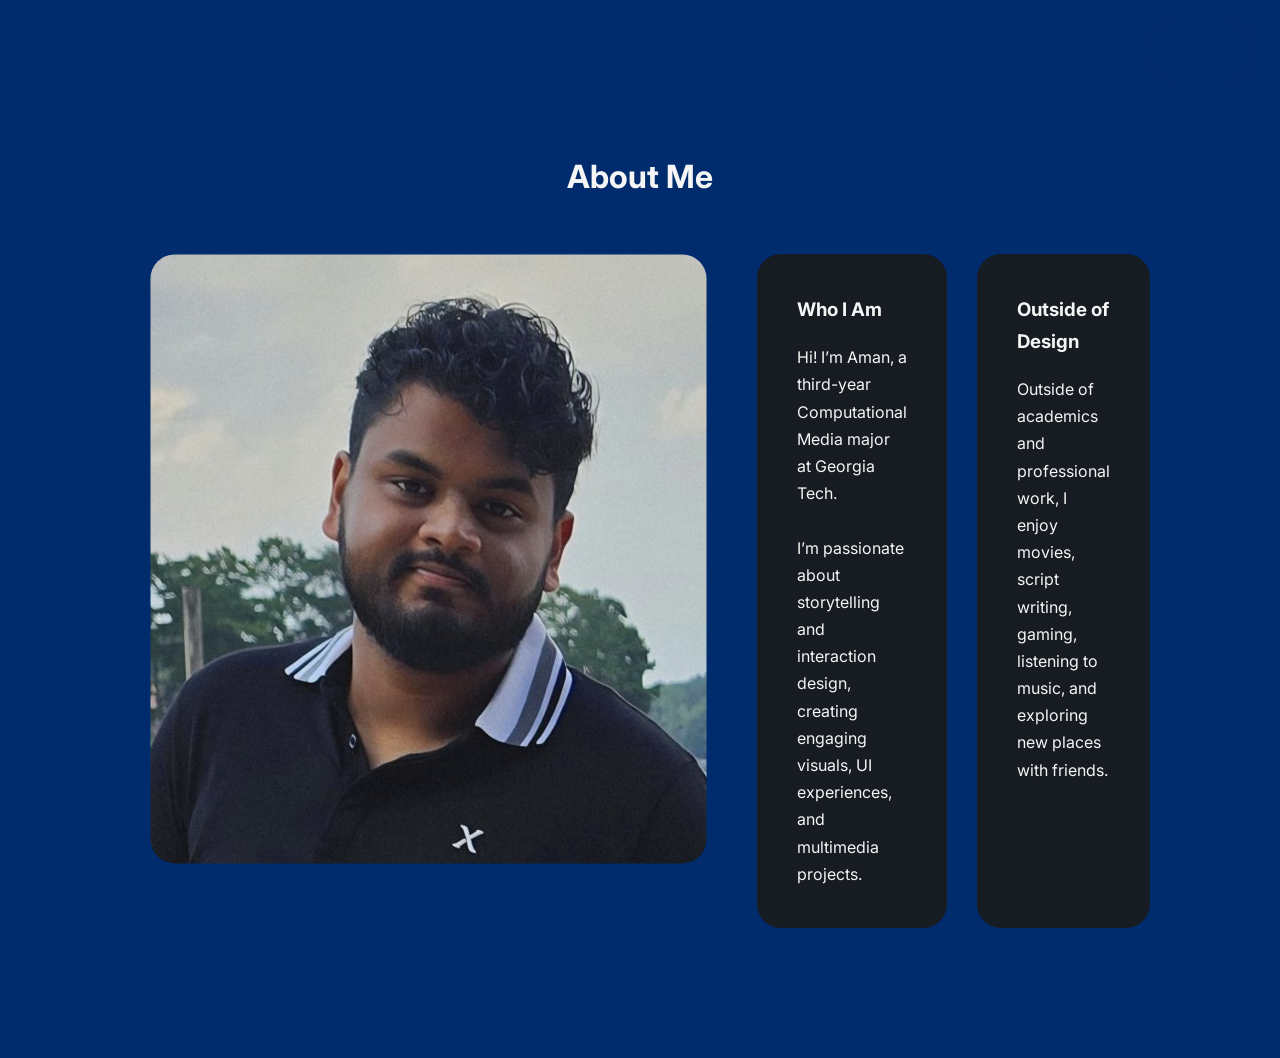
<file: about.html>
<!DOCTYPE html>
<html lang="en">
<head>
  <meta charset="UTF-8">
  <meta name="viewport" content="width=device-width, initial-scale=1.0">
  <title>About | Aman Das</title>

  <link rel="stylesheet" href="style.css">

  <link rel="preconnect" href="https://fonts.googleapis.com">
  <link rel="preconnect" href="https://fonts.gstatic.com" crossorigin>

  <link href="https://fonts.googleapis.com/css2?family=Inter:wght@300;400;500;600;700&display=swap" rel="stylesheet">
</head>

<body>

<a href="index.html" class="home-btn">Home</a>

<nav>

  <div class="logo">Aman Das</div>

  <div class="nav-links">
    <a href="index.html">Home</a>
    <a href="about.html">About</a>
    <a href="projects.html">Projects</a>
    <a href="contact.html">Contact</a>
  </div>

</nav>

<section class="page-section">

  <h1 class="section-title">
    About Me
  </h1>

  <div class="about-container">

    <img src="images/about.jpg" alt="About Me" class="about-image">

    <div class="about-grid">

    <div class="about-card">

      <h3>Who I Am</h3>

      <p>
        Hi! I’m Aman, a third-year Computational Media major at
        Georgia Tech.
        <br><br>
        I’m passionate about storytelling and interaction design,
        creating engaging visuals, UI experiences, and multimedia
        projects.
      </p>

    </div>

    <div class="about-card">

      <h3>Outside of Design</h3>

      <p>
        Outside of academics and professional work, I enjoy movies,
        script writing, gaming, listening to music, and exploring
        new places with friends.
      </p>

    </div>

    </div>

  </div>

</section>

</body>
</html>
</file>
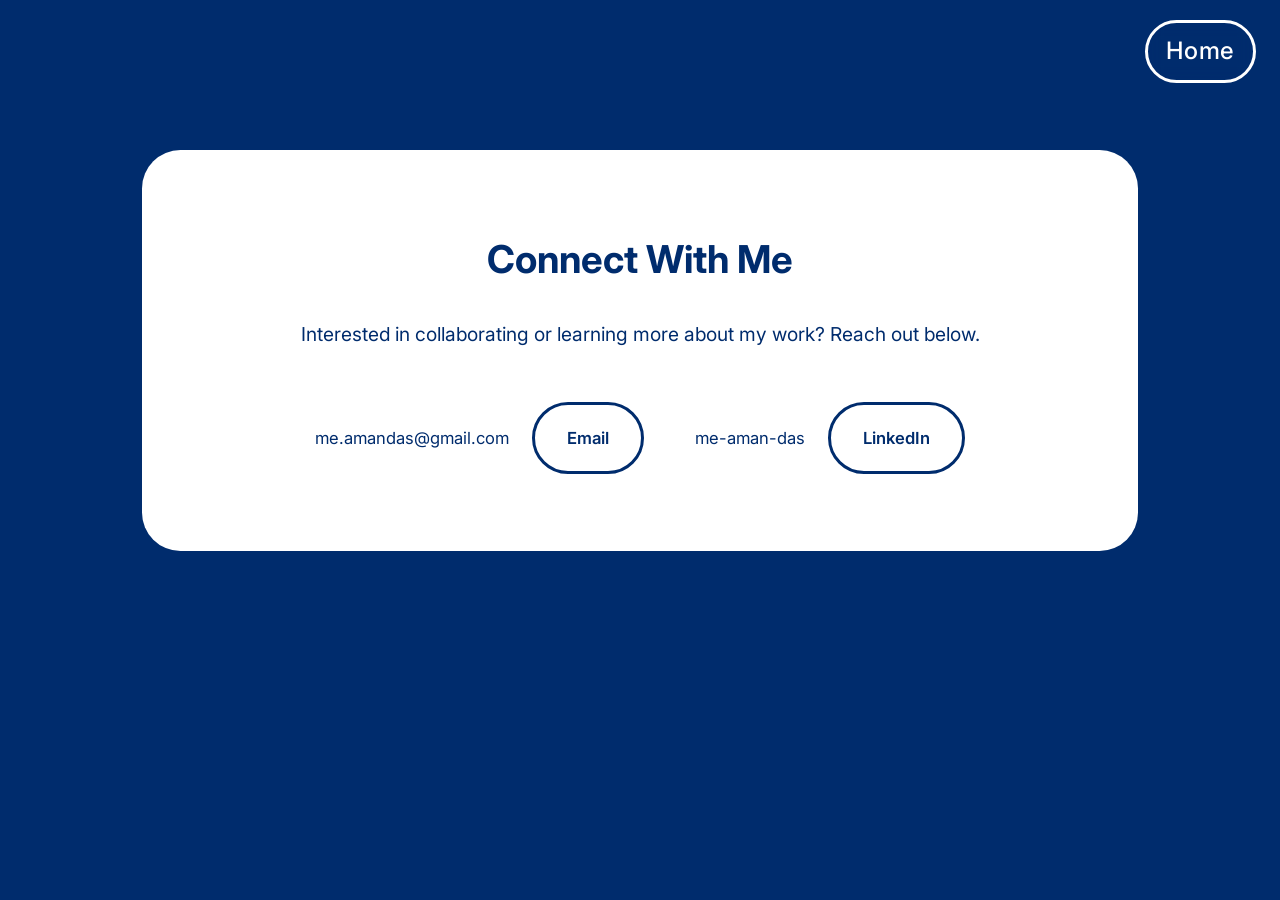
<file: contact.html>
<!DOCTYPE html>
<html lang="en">
<head>
  <meta charset="UTF-8">
  <meta name="viewport" content="width=device-width, initial-scale=1.0">
  <title>Contact | Aman Das</title>

  <link rel="stylesheet" href="style.css">

  <link rel="preconnect" href="https://fonts.googleapis.com">
  <link rel="preconnect" href="https://fonts.gstatic.com" crossorigin>

  <link href="https://fonts.googleapis.com/css2?family=Inter:wght@300;400;500;600;700&display=swap" rel="stylesheet">
</head>

<body class="contact-page">

<a href="index.html" class="home-btn home-btn-light">Home</a>

<nav>

  <div class="logo">Aman Das</div>

  <div class="nav-links">
    <a href="index.html">Home</a>
    <a href="projects.html">Projects</a>
    <a href="contact.html">Contact</a>
  </div>

</nav>

<section class="page-section">

  <div class="contact-box">

    <h1>Connect With Me</h1>

    <p>
      Interested in collaborating or learning more about my work?
      Reach out below.
    </p>

    <div class="contact-links">

      <div class="contact-item">
        <span class="contact-text">me.amandas@gmail.com</span>
        <a href="mailto:me.amandas@gmail.com" class="btn btn-secondary">
          Email
        </a>
      </div>

      <div class="contact-item">
        <span class="contact-text">me-aman-das</span>
        <a href="https://www.linkedin.com/in/me-aman-das/" target="_blank" class="btn btn-secondary">
          LinkedIn
        </a>
      </div>

    </div>

  </div>

</section>

</body>
</html>
</file>
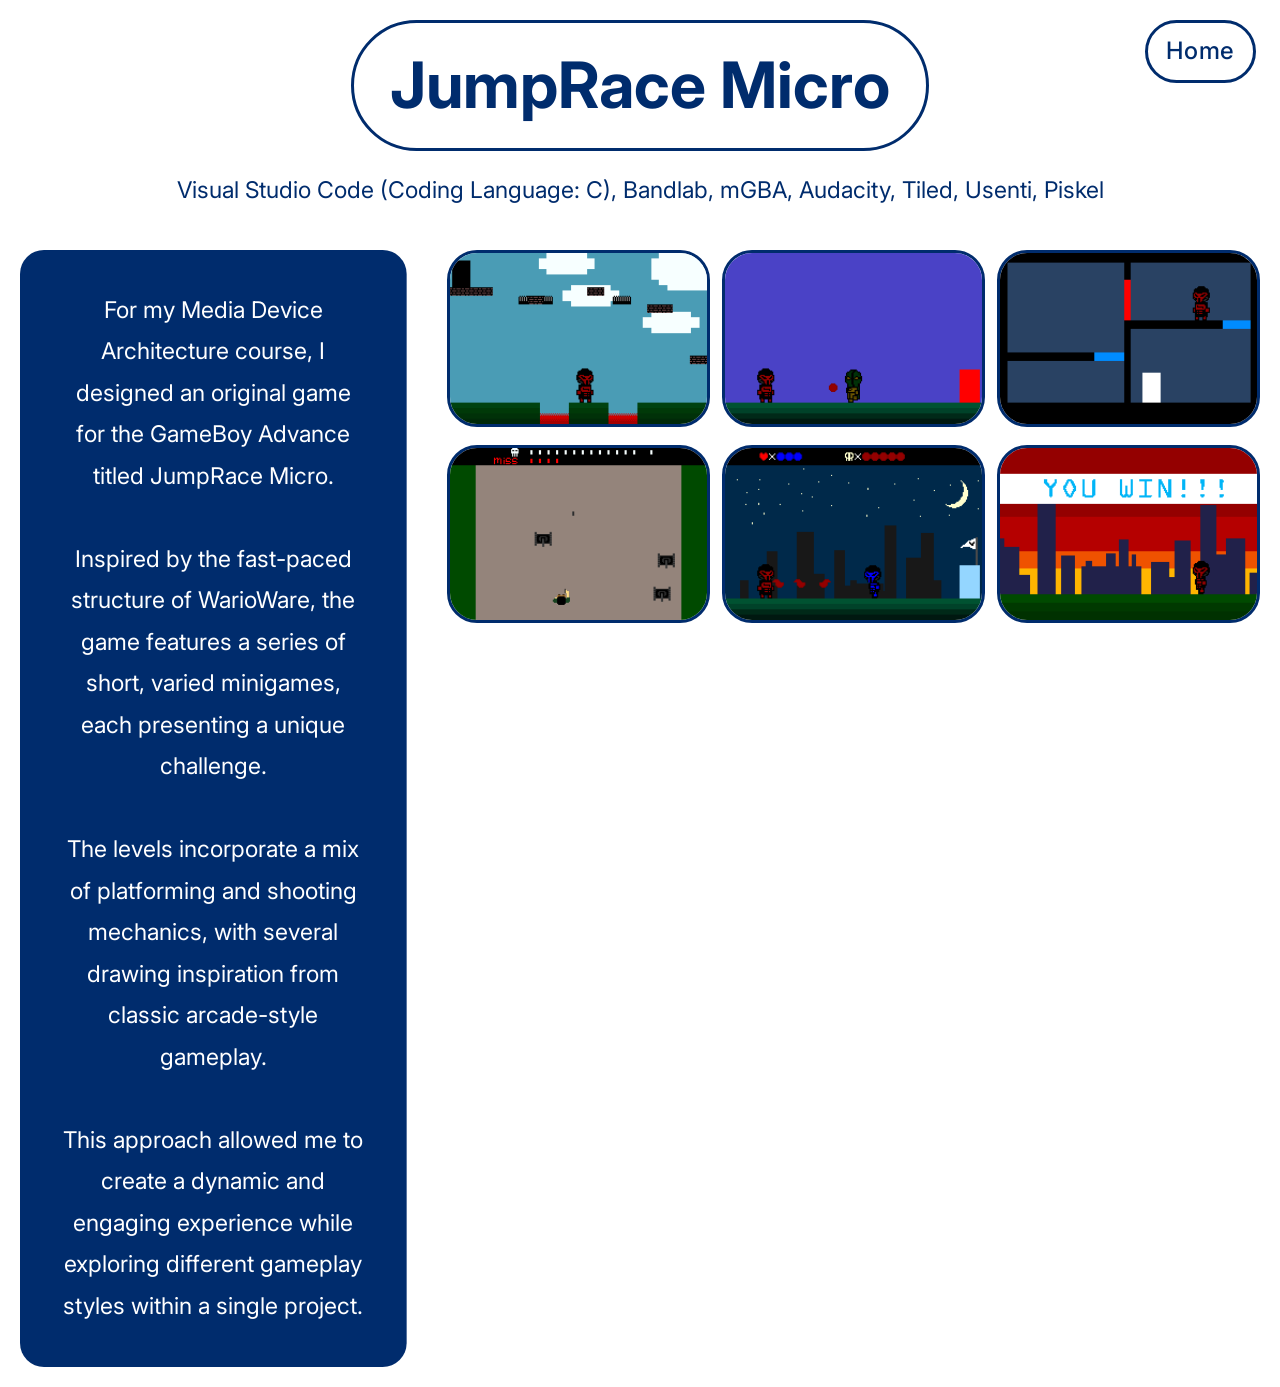
<file: jrm.html>
<!DOCTYPE html>
<html lang="en">
<head>
    <meta charset="UTF-8" />
    <meta name="viewport" content="width=device-width, initial-scale=1.0" />
    <title>JumpRace Micro | Aman Das</title>

    <link rel="stylesheet" href="style.css">

    <link rel="preconnect" href="https://fonts.googleapis.com">
    <link rel="preconnect" href="https://fonts.gstatic.com" crossorigin>

    <link href="https://fonts.googleapis.com/css2?family=Inter:wght@300;400;500;600;700&display=swap" rel="stylesheet">
</head>

<body>

<a href="index.html" class="home-btn">Home</a>

<nav>

    <div class="logo">Aman Das</div>

    <div class="nav-links">
        <a href="index.html">Home</a>
        <a href="projects.html">Projects</a>
        <a href="contact.html">Contact</a>
    </div>

</nav>

<section class="project-detail-header visual-design-page ui-design-page">
    <a href="https://github.com/AmanDas2005/JumpRace-Micro/releases/tag/CS2261" target="_blank" class="project-title jrm-title-btn">JumpRace Micro</a>
    <p class="project-tools">Visual Studio Code (Coding Language: C), Bandlab, mGBA, Audacity, Tiled, Usenti, Piskel</p>
</section>

<section class="design-intro-section">
    <div class="design-intro-box">
        <p>For my Media Device Architecture course, I designed an original game for the GameBoy Advance titled JumpRace Micro.
            <br><br>
            Inspired by the fast-paced structure of WarioWare, the game features a series of short, varied minigames, each presenting a unique challenge.
            <br><br>
            The levels incorporate a mix of platforming and shooting mechanics, with several drawing inspiration from classic arcade-style gameplay.
            <br><br>
            This approach allowed me to create a dynamic and engaging experience while exploring different gameplay styles within a single project.</p>
    </div>
    <div class="design-image-grid vd-grid jrm-grid">
        <div class="vd-col">
            <div class="design-img-cell"><img src="images/JRM/JRM1.png" alt="JumpRace Micro Screenshot 1"></div>
            <div class="design-img-cell"><img src="images/JRM/JRM4.png" alt="JumpRace Micro Screenshot 4"></div>
        </div>
        <div class="vd-col">
            <div class="design-img-cell"><img src="images/JRM/JRM2.png" alt="JumpRace Micro Screenshot 2"></div>
            <div class="design-img-cell"><img src="images/JRM/JRM5.png" alt="JumpRace Micro Screenshot 5"></div>
        </div>
        <div class="vd-col">
            <div class="design-img-cell"><img src="images/JRM/JRM3.png" alt="JumpRace Micro Screenshot 3"></div>
            <div class="design-img-cell"><img src="images/JRM/JRM6.png" alt="JumpRace Micro Screenshot 6"></div>
        </div>
    </div>
</section>

</body>
</html>
</file>
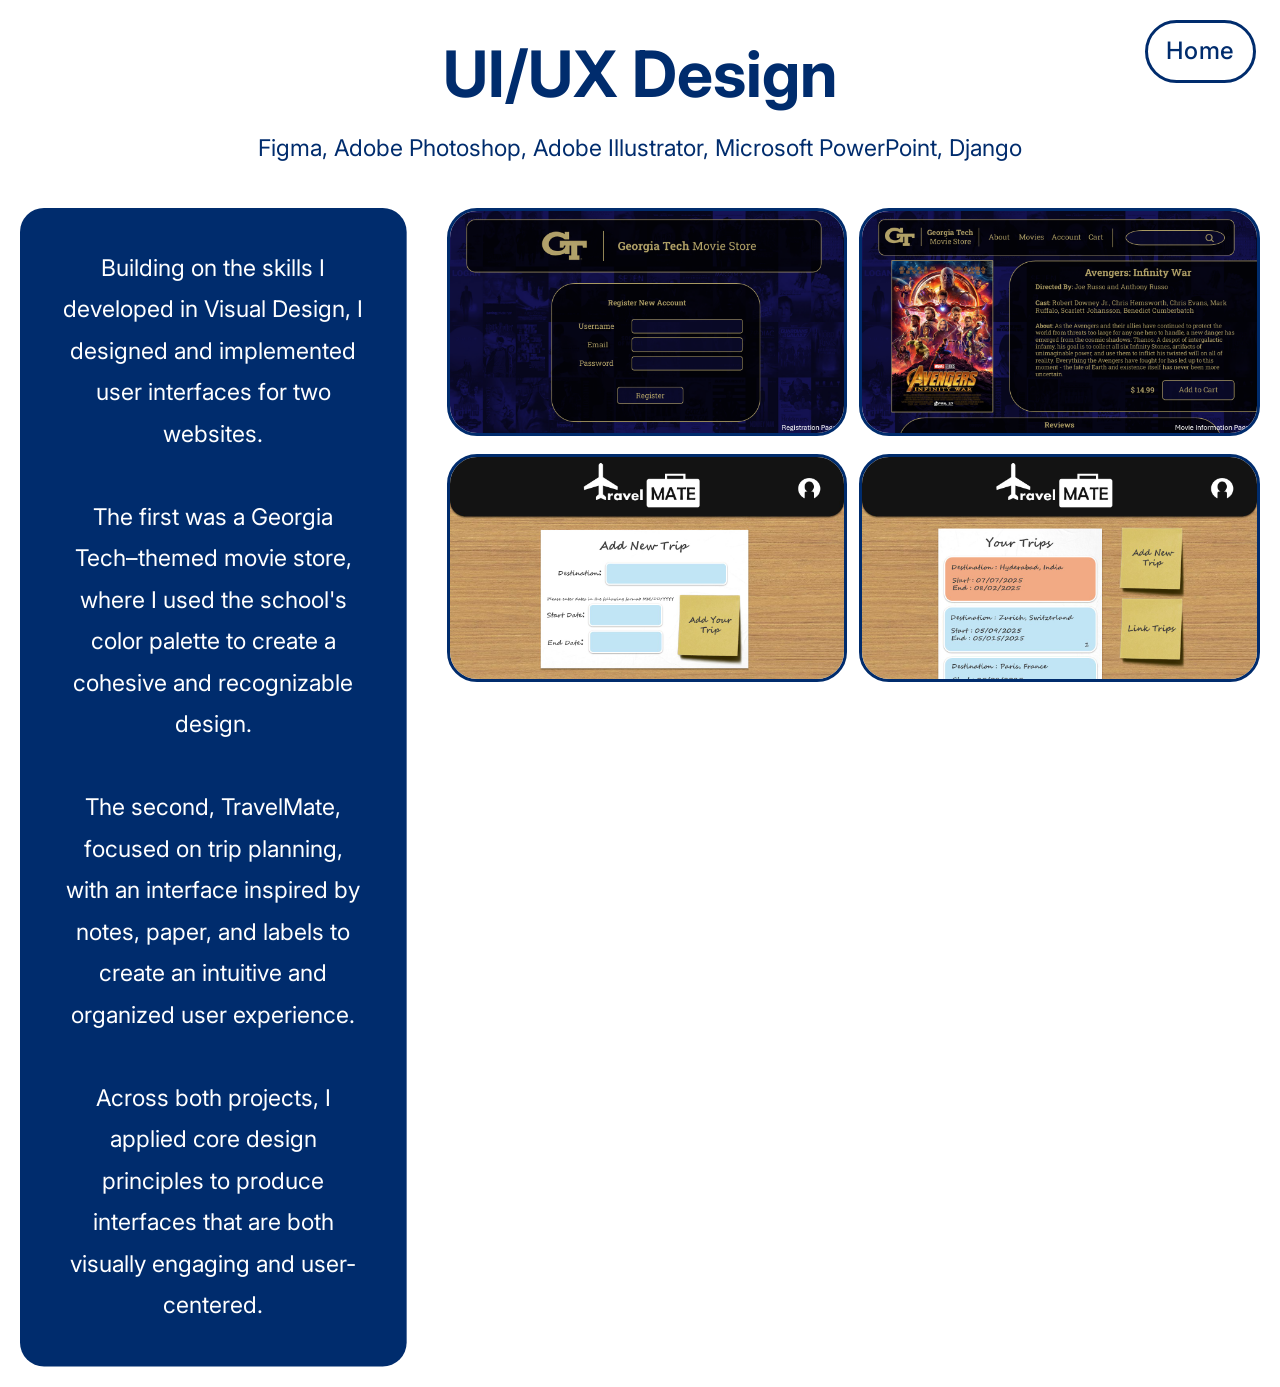
<file: ui.html>
<!DOCTYPE html>
<html lang="en">
<head>
    <meta charset="UTF-8" />
    <meta name="viewport" content="width=device-width, initial-scale=1.0" />
    <title>UI/UX Design | Aman Das</title>

    <link rel="stylesheet" href="style.css">

    <link rel="preconnect" href="https://fonts.googleapis.com">
    <link rel="preconnect" href="https://fonts.gstatic.com" crossorigin>

    <link href="https://fonts.googleapis.com/css2?family=Inter:wght@300;400;500;600;700&display=swap" rel="stylesheet">
</head>

<body>

<a href="index.html" class="home-btn">Home</a>

<nav>

    <div class="logo">Aman Das</div>

    <div class="nav-links">
        <a href="index.html">Home</a>
        <a href="projects.html">Projects</a>
        <a href="contact.html">Contact</a>
    </div>

</nav>

<section class="project-detail-header visual-design-page ui-design-page">
    <h1 class="project-title">UI/UX Design</h1>
    <p class="project-tools">Figma, Adobe Photoshop, Adobe Illustrator, Microsoft PowerPoint, Django</p>
</section>

<section class="design-intro-section">
    <div class="design-intro-box">
        <p>Building on the skills I developed in Visual Design, I designed and implemented user interfaces for two websites. 
            <br><br>
            The first was a Georgia Tech–themed movie store, where I used the school's color palette to create a cohesive and recognizable design. 
            <br><br>
            The second, TravelMate, focused on trip planning, with an interface inspired by notes, paper, and labels to create an intuitive and organized user experience. 
            <br><br>
            Across both projects, I applied core design principles to produce interfaces that are both visually engaging and user-centered.</p>
    </div>
    <div class="design-image-grid vd-grid">
        <div class="vd-col">
            <div class="design-img-cell"><img src="images/ui/UI1.PNG" alt="UI Design Work 1"></div>
            <div class="design-img-cell"><img src="images/ui/UI3.JPG" alt="UI Design Work 3"></div>
        </div>
        <div class="vd-col">
            <div class="design-img-cell"><img src="images/ui/UI2.PNG" alt="UI Design Work 2"></div>
            <div class="design-img-cell"><img src="images/ui/UI4.JPG" alt="UI Design Work 4"></div>
        </div>
    </div>
</section>

</body>
</html>
</file>
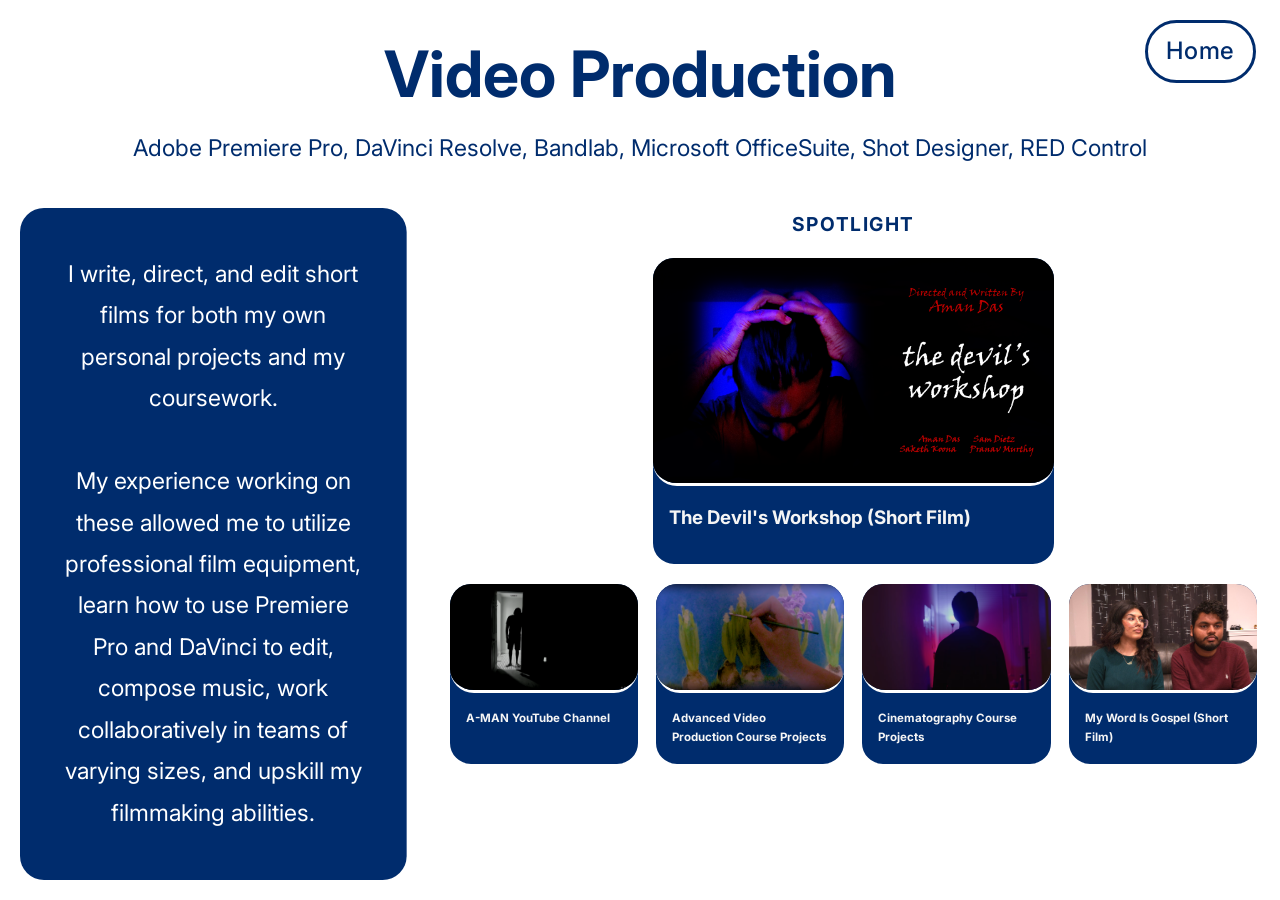
<file: vp.html>
<!DOCTYPE html>
<html lang="en">
<head>
    <meta charset="UTF-8" />
    <meta name="viewport" content="width=device-width, initial-scale=1.0" />
    <title>Video Production | Aman Das</title>

    <link rel="stylesheet" href="style.css">

    <link rel="preconnect" href="https://fonts.googleapis.com">
    <link rel="preconnect" href="https://fonts.gstatic.com" crossorigin>

    <link href="https://fonts.googleapis.com/css2?family=Inter:wght@300;400;500;600;700&display=swap" rel="stylesheet">
</head>

<body>

<a href="index.html" class="home-btn">Home</a>

<nav>

    <div class="logo">Aman Das</div>

    <div class="nav-links">
        <a href="index.html">Home</a>
        <a href="projects.html">Projects</a>
        <a href="contact.html">Contact</a>
    </div>

</nav>

<section class="project-detail-header visual-design-page ui-design-page">
    <h1 class="project-title">Video Production</h1>
    <p class="project-tools">Adobe Premiere Pro, DaVinci Resolve, Bandlab, Microsoft OfficeSuite, Shot Designer, RED Control</p>
</section>

<section class="design-intro-section">
    <div class="design-intro-box">
        <p>I write, direct, and edit short films for both my own personal projects and my coursework.
            <br><br>
            My experience working on these allowed me to utilize professional film equipment, learn how to use Premiere Pro and DaVinci to edit, compose music, work collaboratively in teams of varying sizes, and upskill my filmmaking abilities.</p>
    </div>
    <div class="vp-cards-grid">
        <div class="vp-spotlight-label">Spotlight</div>
        <a class="project-card vp-featured-card" href="https://youtu.be/cnIjmzYdTAk?si=zqCjAXCv3_1zJBDy" target="_blank">
            <div class="project-image">
                <img src="images/vp/vp1.png" alt="The Devil's Workshop">
            </div>
            <div class="project-content">
                <h3>The Devil's Workshop (Short Film)</h3>
            </div>
        </a>
        <div class="vp-small-cards">
            <a class="project-card" href="https://youtube.com/@i7_a-man?si=el-d9Um4bAclST9q" target="_blank">
                <div class="project-image">
                    <img src="images/vp/vp2.png" alt="A-MAN YouTube Channel">
                </div>
                <div class="project-content">
                    <h3>A-MAN YouTube Channel</h3>
                </div>
            </a>
            <a class="project-card" href="https://youtube.com/playlist?list=PLWMFZug8LNmerOMfJWeDjV-qhkrpGN4bR&si=obsOkuoRsLB8XvJa" target="_blank">
                <div class="project-image">
                    <img src="images/vp/vp5.png" alt="Advanced Video Production Course">
                </div>
                <div class="project-content">
                    <h3>Advanced Video Production Course Projects</h3>
                </div>
            </a>
            <a class="project-card" href="https://youtube.com/playlist?list=PLWMFZug8LNmciS1uDkTs3irYZ2Wc1jLIp&si=mQzn822MSi8VfTh-" target="_blank">
                <div class="project-image">
                    <img src="images/vp/vp4.png" alt="Cinematography Course">
                </div>
                <div class="project-content">
                    <h3>Cinematography Course Projects</h3>
                </div>
            </a>
            <a class="project-card" href="https://youtu.be/mR8-nEoZaAM?si=dZqKFnu17FBydxpX" target="_blank">
                <div class="project-image">
                    <img src="images/vp/vp3.jpg" alt="My Word Is Gospel">
                </div>
                <div class="project-content">
                    <h3>My Word Is Gospel (Short Film)</h3>
                </div>
            </a>
        </div>
    </div>
</section>

</body>
</html>
</file>
<file: style.css>
* {
    margin: 0;
    padding: 0;
    box-sizing: border-box;
}

body {
    font-family: 'Inter', sans-serif;
    background:  #002c6d;
    color: #f5f5f5;
    line-height: 1.7;
}

a {
    text-decoration: none;
    color: inherit;
}

img {
    width: 100%;
    display: block;
}

/* NAV */

nav {
    display: none;
}

/* HOME BUTTON */

.home-btn {
    position: fixed;
    top: 20px;
    right: 24px;
    z-index: 1000;
    color: #002c6d;
    border: 3px solid #002c6d;
    padding: 8px 18px;
    border-radius: 999px;
    font-family: 'Inter', sans-serif;
    font-size: 1.5rem;
    font-weight: 500;
    letter-spacing: 0.03em;
    backdrop-filter: blur(8px);
    transition: background 0.2s, color 0.2s, border-color 0.2s, transform 0.2s;
    cursor: pointer;
}

.home-btn:hover {
    background: #002c6d;
    color: #ffffff;
    border-color: #002c6d;
    transform: translateY(-3px);
}

.home-btn-light {
    color: #ffffff;
    border-color: #ffffff;
}

.home-btn-light:hover {
    background: #ffffff;
    color: #002c6d;
    border-color: #ffffff;
    transform: translateY(-3px);
}

.logo {
    font-size: 1.2rem;
    font-weight: 700;
}

.nav-links {
    display: flex;
    gap: 28px;
}

.nav-links a {
    color: #d6d6d6;
    transition: 0.3s;
}

.nav-links a:hover {
    color: white;
}

/* MAIN LAYOUT - TWO COLUMN (1/3 and 2/3) */

.main-layout {
    background: #ffffff;
    display: grid;
    grid-template-columns: 2fr 1fr;
    min-height: 100vh;
    gap: 0;
}

.projects-section {
    background: #002c6d;
    border-radius: 0px 24px 24px 0px;
    padding: 40px;
    flex: 1;
    overflow-y: auto;
    display: flex;
    flex-direction: column;
    justify-content: center;
    align-items: center;
}

.content-section {
    background: #ffffff;
    padding: 40px;
    display: flex;
    flex-direction: column;
    justify-content: center;
    align-items: center;
    overflow-y: auto;
}

.content-wrapper {
    max-width: 100%;
    width: 100%;
    text-align: center;
}

.main-title {
    font-size: clamp(2rem, 4vw, 4.5rem);
    line-height: 1.05;
    margin-bottom: 30px;
    color: #002c6d;
}

.main-title span {
    color: #002c6d;
}

.about-container-vertical {
    display: flex;
    flex-direction: column;
    gap: 20px;
    margin-bottom: 30px;
    align-items: center;
}

.about-image-wrapper {
    background: #002c6d;
    padding: 3px;
    border-radius: 24px;
    display: flex;
    align-items: center;
    justify-content: center;
    clip-path: inset(9px round 24px);
}

.about-image-vertical {
    width: 100%;
    height: auto;
    max-width: 420px;
    object-fit: contain;
    clip-path: inset(10px round 24px);
}

.about-card-vertical {
    background: transparent;
}

.about-card-vertical h2 {
    margin-bottom: 15px;
    color: #002c6d;
    font-size: clamp(1.2rem, 2vw, 2.3rem);
}

.about-card-vertical p {
    color: #002c6d;
    margin-bottom: 15px;
    line-height: 1.6;
    font-size: clamp(0.9rem, 1.3vw, 1.4rem);
}

.content-buttons {
    display: flex;
    gap: 15px;
    flex-wrap: wrap;
    justify-content: center;
}

/* HERO */

.hero {
    min-height: 100vh;

    display: flex;
    align-items: center;

    padding: 140px 8%;

    background:
        linear-gradient(to bottom right,
        rgba(0,0,0,0.7),
        rgba(15,17,21,0.95)),

        url('images/indexBG.jpg');

    background-size: cover;
    background-position: center;
}

.hero-content {
    max-width: 1200px;
    margin: 0 auto;
}

.about-container {
    display: flex;
    flex-direction: row;
    gap: 30px;
    align-items: stretch;
    margin-bottom: 30px;
    justify-content: center;
}

.about-image {
    width: auto;
    height: 75%;
    object-fit: cover;
    object-position: center;
    border-radius: 50px;
    flex-shrink: 0;
    clip-path: inset(20px round 24px);
    margin-top: -20px;
}

.hero h1 {
    font-size: clamp(2rem, 4vw, 4.5rem);
    line-height: 1.05;
    margin-bottom: 34px;
    text-align: center;
}

.hero h1 span {
    color: #7ec8ff;
}

.hero p {
    color: #d7d7d7;
    font-size: 1.15rem;
    margin-bottom: 35px;
}

.hero-buttons {
    display: flex;
    gap: 18px;
    justify-content: center;
}

.btn {
    padding: 18px 40px;
    border-radius: 999px;
    font-size: 1.2rem;
    font-weight: 600;
    transition: 0.3s;
}

.btn-primary {
    background: #ffffff;
    color: #002c6d;
    border: 3px solid #002c6d;
}

.btn-secondary {
    border: 3px solid #002c6d;
    color: #002c6d;
}

.btn:hover {
    transform: translateY(-3px);
}

.btn-primary:hover {
    background: #002c6d;
    color: #ffffff;
    border-color: #002c6d;
}

.btn-secondary:hover {
    background: #002c6d;
    color: #ffffff;
    border-color: #002c6d;
}

/* PAGE */

.page-section {
    padding: 150px 8% 100px;
    max-width: 1200px;
    margin: 0 auto;
    background: #002c6d;
}

.section-title {
    font-size: clamp(1.5rem, 2.5vw, 3rem);
    margin-bottom: 50px;
    text-align: center;
}

/* ABOUT */

.about-grid {
    display: grid;
    grid-template-columns: 1fr 1fr;
    gap: 30px;
}

.about-card {
    background: #171b22;
    padding: 40px;
    border-radius: 24px;
}

.about-card h3 {
    margin-bottom: 18px;
}

/* PROJECTS */

.projects-grid {
    display: grid;
    grid-template-columns: repeat(3, 1fr);
    gap: 20px;
    margin: 20px;
}

a.project-card {
    text-decoration: none;
    color: inherit;
}

.project-card {
    background: #002c6d;
    border-radius: 24px;
    overflow: hidden;
    transition: transform 0.3s, background 0.3s, color 0.3s, border-color 0.3s;
    transition: 0.3s;
    display: flex;
    flex-direction: column;
    border: 3px solid white;
}

.project-card:hover {
    transform: translateY(-8px);
    background: #ffffff;
    color: #002c6d;
    border-color: #002c6d;
}

.project-card:hover .project-image {
    border-bottom-color: #002c6d;
}

.project-card:hover .project-content p {
    color: #002c6d;
}

.project-card:hover .tool {
    background: #ffffff;
    color: #002c6d;
    border-color: #002c6d;
}

.project-image {
    height: clamp(160px, 20vw, 280px);
    border-bottom-right-radius: 24px;
    border-bottom-left-radius: 24px;
    overflow: hidden;
    flex-shrink: 0;
    border-bottom: 3px solid white;
}

.project-image img {
    height: 100%;
    object-fit: cover;
    width: 100%;
}

.project-content {
    padding: 16px;
    flex: 1;
    display: flex;
    flex-direction: column;
    overflow: hidden;
}

.project-content h3 {
    margin-bottom: 14px;
}

.project-content p {
    color: #d2d2d2;
    margin-bottom: 20px;
}

.tools {
    display: flex;
    gap: 10px;
    flex-wrap: wrap;
}

.tool {
    background: #002c6d;
    color: #ffffff;
    padding: 8px 14px;
    border-radius: 999px;
    font-size: 0.9rem;
    border: 2px solid #ffffff;
}

/* CONTACT */

.contact-box {
    background: #ffffff;

    padding: 60px;
    border-radius: 30px;
    text-align: center;
}

.contact-box h1 {
    margin-bottom: 18px;
    color: #002c6d;
}

.contact-box p {
    color: #002c6d;
    margin-bottom: 35px;
}

.contact-links {
    display: flex;
    justify-content: center;
    gap: 40px;
    flex-wrap: wrap;
}

.contact-item {
    display: flex;
    align-items: center;
    gap: 15px;
}

.contact-text {
    color: #002c6d;
    font-size: 1rem;
}

.contact-links a {
    background: #ffffff;
    border: 2px solid #002c6d;
    color: #002c6d;
    padding: 14px 24px;
    border-radius: 999px;
    transition: 0.3s;
}

.contact-links a:hover {
    background: #002c6d;
    color: #ffffff;
    border-color: #002c6d;
    transform: translateY(-3px);
}

/* CONTACT PAGE — fluid scaling */

.contact-page .contact-box {
    padding: clamp(30px, 6vw, 90px);
    border-radius: clamp(20px, 3vw, 45px);
}

.contact-page .contact-box h1 {
    font-size: clamp(1.6rem, 3vw, 3rem);
    margin-bottom: clamp(14px, 2vw, 27px);
}

.contact-page .contact-box p {
    font-size: clamp(0.95rem, 1.5vw, 1.5rem);
    margin-bottom: clamp(28px, 4vw, 53px);
}

.contact-page .contact-links {
    gap: clamp(24px, 4vw, 60px);
    flex-wrap: wrap;
}

.contact-page .contact-item {
    gap: clamp(12px, 1.8vw, 23px);
}

.contact-page .contact-text {
    font-size: clamp(0.85rem, 1.3vw, 1.5rem);
}

.contact-page .contact-links a {
    padding: clamp(10px, 1.5vw, 21px) clamp(18px, 2.5vw, 36px);
    font-size: clamp(0.85rem, 1.3vw, 1.5rem);
    border-width: 3px;
}

/* MOBILE */

@media (max-width: 900px) {

    .main-layout {
        grid-template-columns: 1fr;
    }

    .projects-grid {
        grid-template-columns: repeat(2, 1fr);
    }

    .about-grid {
        grid-template-columns: 1fr;
    }

    .about-container {
        flex-direction: column;
    }

    .hero h1 {
        font-size: 3rem;
    }

    .main-title {
        font-size: 2.5rem;
    }

}

@media (max-width: 650px) {

    .nav-links {
        display: none;
    }

    .hero h1 {
        font-size: 2.3rem;
    }

    .page-section {
        padding: 130px 5% 80px;
    }

    .projects-section {
        padding: 20px;
    }

    .content-section {
        padding: 40px 20px;
    }

    .main-title {
        font-size: 2rem;
    }

}

/* VISUAL DESIGN SECTION */

.project-detail-header {
    text-align: center;
    padding: 20px 10px;
}

.project-title {
    font-size: clamp(2rem, 5vw, 5.5rem);
    color: #002c6d;
}

.project-tools {
    font-size: clamp(0.9rem, 1.8vw, 2.1rem);
    color: #002c6d;
}

.visual-design-page {
    background: #ffffff;
}

/* DESIGN INTRO SECTION */

html:has(.visual-design-page) body {
    display: flex;
    flex-direction: column;
    min-height: 100vh;
}

html:has(.visual-design-page) .design-intro-section {
    flex: 1;
}

.design-intro-section {
    display: grid;
    grid-template-columns: 1fr 2fr;
    grid-template-rows: 1fr;
    gap: 0;
    background: #ffffff;
    padding-top: 0;
}

.design-intro-box {
    background: #002c6d;
    color: #ffffff;
    padding: 60px 30px;
    display: flex;
    align-items: center;
    justify-content: center;
    align-self: stretch;
    clip-path: inset(20px round 24px);
}

.design-intro-box p {
    font-size: clamp(1rem, 1.8vw, 2.15rem);
    line-height: 1.8;
    text-align: center;
    color: #ffffff;
}

.design-image-grid {
    display: grid;
    grid-template-columns: 1fr 1fr;
    grid-template-rows: 1fr 1fr;
    gap: 12px;
    padding: 20px;
    background: #ffffff;
}

.design-img-cell {
    display: flex;
    align-items: center;
    justify-content: center;
}

.design-img-cell img {
    width: auto;
    height: auto;
    border-radius: 30px;
    max-width: 100%;
    max-height: 100%;
    object-fit: contain;
    display: block;
    transform: translateX(-26px);
    border: 3px solid #002c6d;
}

.design-img-cell:nth-child(2) img {
    max-width: calc(100% + 27px);
    max-height: calc(100% + 27px);
    transform: translateX(-26px) translateY(8px);
}

.design-img-cell:nth-child(4) img {
    transform: translateX(-26px) translateY(18px);
}

/* UI DESIGN PAGE OVERRIDES */
html:has(.ui-design-page) .design-intro-box {
    padding: 60px 60px;
}

html:has(.ui-design-page) .design-intro-box p {
    font-size: clamp(1rem, 1.8vw, 2rem);
}


/* VISUAL DESIGN PAGE — balanced column layout */

.vd-grid {
    display: flex;
    gap: 12px;
}

.vd-col {
    flex: 1;
    display: flex;
    justify-content: flex-start;
    flex-direction: column;
    gap: clamp(12px, 2vh, 28px);
}

/* Right col is 1.26× wider so VD2+VD4 total height matches VD1+VD3 */
.vd-col-wide {
    flex: 1.26;
}

.vd-col .design-img-cell {
    flex: none;
}

.vd-col .design-img-cell img {
    width: 100%;
    height: auto;
    transform: none;
    max-width: unset;
    max-height: unset;
}

html:has(.visual-design-page) .jrm-intro-section {
    flex: none;
}

/* JRM: 3 equal columns instead of 2 */
.jrm-grid.vd-grid {
    display: flex;
}

.jrm-grid .vd-col {
    flex: 1;
}

html:has(.jrm-intro-section) .design-intro-section {
    grid-template-columns: 0.6fr 2fr;
}

html:has(.jrm-intro-section) .design-intro-box {
    align-self: start;
    padding: 24px 20px;
    flex-direction: column;
    justify-content: center;
}

html:has(.jrm-intro-section) .design-intro-box p {
    font-size: clamp(0.75rem, 1vw, 1.1rem);
    line-height: 1.6;
}

.jrm-title-btn {
    display: inline-block;
    border: 3px solid #002c6d;
    border-radius: 999px;
    padding: 8px 36px;
    margin-bottom: 20px;
    font-weight: 700;
    transition: background 0.3s, color 0.3s, transform 0.3s;
}

.jrm-title-btn:hover {
    background: #002c6d;
    color: #ffffff;
    transform: translateY(-5px);
}

/* WINDOW PAINS — AUDIO */

.wp-audio-cell {
    display: flex;
    flex-direction: column;
    gap: 10px;
    background: #002c6d;
    border-radius: 20px;
    padding: 18px 20px;
}

.wp-audio-label {
    font-size: clamp(0.85rem, 1.2vw, 1.1rem);
    font-weight: 700;
    color: #ffffff;
    letter-spacing: 0.08em;
    text-transform: uppercase;
    margin-bottom: 4px;
}

.wp-audio-track {
    display: flex;
    align-items: center;
    justify-content: space-between;
    gap: 12px;
}

.wp-audio-track span {
    color: #ffffff;
    font-size: clamp(0.8rem, 1vw, 1rem);
    white-space: nowrap;
    min-width: 90px;
}

.wp-audio-track audio {
    width: 100%;
    height: 32px;
}

/* VP CARDS SECTION */

.vp-cards-grid {
    padding: 20px;
    display: flex;
    flex-direction: column;
    gap: 14px;
    background: #ffffff;
    overflow-y: auto;
}

.vp-spotlight-label {
    font-size: clamp(0.9rem, 1.5vw, 1.5rem);
    font-weight: 700;
    color: #002c6d;
    letter-spacing: 0.08em;
    text-transform: uppercase;
    align-self: center;
}

.vp-featured-card {
    max-width: 50%;
    align-self: center;
}

.vp-cards-grid .project-image {
    height: auto;
}

.vp-cards-grid .project-image img {
    height: auto;
    object-fit: unset;
}

.vp-small-cards {
    display: flex;
    gap: 12px;
}

.vp-small-cards .project-card {
    flex: 1;
    min-width: 0;
}

.vp-small-cards .project-image img {
    aspect-ratio: 16 / 9;
    object-fit: cover;
}

.vp-small-cards .project-content h3 {
    font-size: clamp(0.65rem, 0.9vw, 1rem);
    margin-bottom: 0;
}

/* RESPONSIVE — DETAIL PAGES */

@media (max-width: 900px) {
    html:has(.visual-design-page) .design-intro-section {
        flex: none;
    }

    .design-intro-section {
        grid-template-columns: 1fr;
    }

    .design-image-grid {
        grid-template-rows: auto;
    }

    .design-intro-box {
        clip-path: inset(10px round 16px);
        padding: 30px 20px;
    }

    .jrm-grid {
        grid-template-columns: 1fr 1fr;
    }

    .home-btn {
        font-size: 1.1rem;
        padding: 6px 14px;
    }
}

@media (max-width: 540px) {
    .jrm-grid {
        grid-template-columns: 1fr;
    }

    .design-image-grid {
        grid-template-columns: 1fr;
    }

    .projects-grid {
        grid-template-columns: 1fr;
    }
}
</file>
